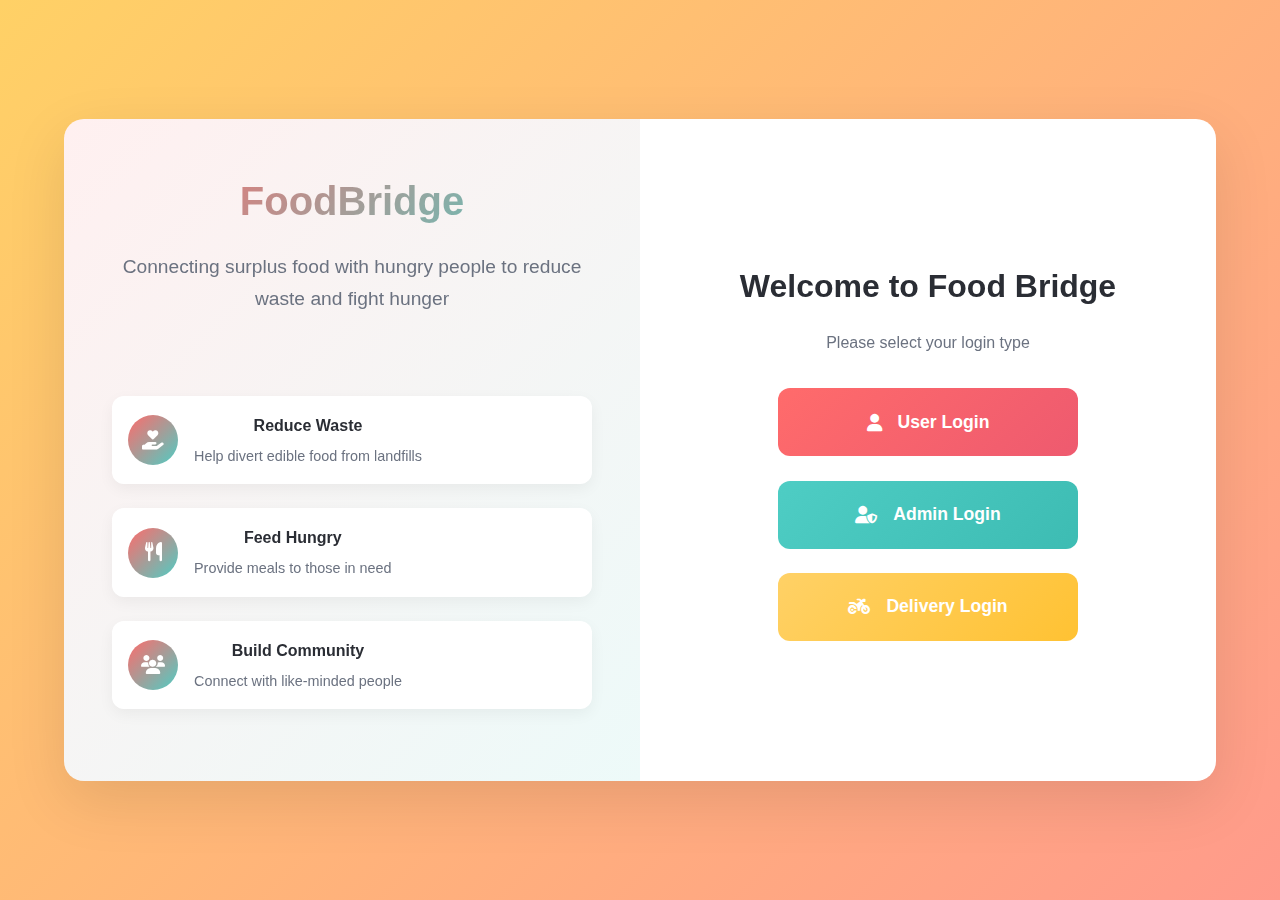
<file: index.html>
<!DOCTYPE html>
<html lang="en">
<head>
 

    <meta charset="UTF-8">
    <meta http-equiv="X-UA-Compatible" content="IE=edge">
    <meta name="viewport" content="width=device-width, initial-scale=1.0">
    <title>Welcome to Food Bridge</title>
    <link rel="stylesheet" href="home.css">
    <link rel="stylesheet" href="https://cdnjs.cloudflare.com/ajax/libs/font-awesome/6.4.0/css/all.min.css">
    <link rel="stylesheet" href="https://unpkg.com/aos@2.3.1/dist/aos.css">
    <style>
        body {
            background: linear-gradient(135deg, #FFD166 0%, #FF9A8B 100%);
            min-height: 100vh;
            display: flex;
            align-items: center;
            justify-content: center;
            font-family: 'Poppins', sans-serif;
        }
        
        .login-container {
            background: white;
            border-radius: 20px;
            box-shadow: 0 20px 60px rgba(0, 0, 0, 0.1);
            overflow: hidden;
            width: 90%;
            max-width: 1200px;
            display: flex;
            min-height: 600px;
        }
        
        .login-left {
            flex: 1;
            padding: 3rem;
            display: flex;
            flex-direction: column;
            justify-content: center;
            background: linear-gradient(135deg, rgba(255, 107, 107, 0.1), rgba(78, 205, 196, 0.1));
        }
        
        .login-right {
            flex: 1;
            padding: 3rem;
            display: flex;
            flex-direction: column;
            justify-content: center;
            align-items: center;
        }
        
        .login-logo {
            font-size: 2.5rem;
            font-weight: 800;
            margin-bottom: 1rem;
            background: linear-gradient(135deg, var(--primary), var(--secondary));
            -webkit-background-clip: text;
            -webkit-text-fill-color: transparent;
            background-clip: text;
            text-align: center;
        }
        
        .login-subtitle {
            font-size: 1.2rem;
            color: var(--gray);
            text-align: center;
            margin-bottom: 3rem;
        }
        
        .login-options {
            display: flex;
            flex-direction: column;
            gap: 1.5rem;
            width: 100%;
            max-width: 300px;
        }
        
        .login-btn {
            display: flex;
            align-items: center;
            justify-content: center;
            gap: 1rem;
            padding: 1.2rem 2rem;
            border: none;
            border-radius: 12px;
            font-size: 1.1rem;
            font-weight: 600;
            cursor: pointer;
            transition: var(--transition);
            text-decoration: none;
            color: white;
            position: relative;
            overflow: hidden;
        }
        
        .login-btn::before {
            content: '';
            position: absolute;
            top: 0;
            left: 0;
            width: 100%;
            height: 100%;
            background: rgba(255, 255, 255, 0.2);
            transform: translateX(-100%);
            transition: var(--transition);
        }
        
        .login-btn:hover::before {
            transform: translateX(0);
        }
        
        .login-btn:hover {
            transform: translateY(-5px);
            box-shadow: 0 10px 20px rgba(0, 0, 0, 0.1);
        }
        
        .user-btn {
            background: linear-gradient(135deg, var(--primary), var(--primary-dark));
        }
        
        .admin-btn {
            background: linear-gradient(135deg, var(--secondary), #3DBCB3);
        }
        
        .delivery-btn {
            background: linear-gradient(135deg, var(--accent), #FFC233);
        }
        
        .login-features {
            margin-top: 2rem;
            text-align: center;
        }
        
        .feature-item {
            display: flex;
            align-items: center;
            gap: 1rem;
            margin-bottom: 1.5rem;
            padding: 1rem;
            background: white;
            border-radius: 12px;
            box-shadow: 0 5px 15px rgba(0, 0, 0, 0.05);
        }
        
        .feature-icon {
            width: 50px;
            height: 50px;
            border-radius: 50%;
            background: linear-gradient(135deg, var(--primary), var(--secondary));
            display: flex;
            align-items: center;
            justify-content: center;
            color: white;
            font-size: 1.2rem;
            flex-shrink: 0;
        }
        
        .feature-text h4 {
            margin-bottom: 0.3rem;
            color: var(--dark);
        }
        
        .feature-text p {
            color: var(--gray);
            font-size: 0.9rem;
            margin: 0;
        }
        
        @media (max-width: 768px) {
            .login-container {
                flex-direction: column;
                max-width: 400px;
            }
            
            .login-left, .login-right {
                padding: 2rem;
            }
            
            .login-logo {
                font-size: 2rem;
            }
        }
    </style>
</head>
<body>
    <div class="login-container" data-aos="fade-up">
        <div class="login-left">
            <div class="login-logo">FoodBridge</div>
            <p class="login-subtitle">Connecting surplus food with hungry people to reduce waste and fight hunger</p>
            
            <div class="login-features">
                <div class="feature-item" data-aos="fade-right" data-aos-delay="100">
                    <div class="feature-icon"><i class="fas fa-hand-holding-heart"></i></div>
                    <div class="feature-text">
                        <h4>Reduce Waste</h4>
                        <p>Help divert edible food from landfills</p>
                    </div>
                </div>
                
                <div class="feature-item" data-aos="fade-right" data-aos-delay="200">
                    <div class="feature-icon"><i class="fas fa-utensils"></i></div>
                    <div class="feature-text">
                        <h4>Feed Hungry</h4>
                        <p>Provide meals to those in need</p>
                    </div>
                </div>
                
                <div class="feature-item" data-aos="fade-right" data-aos-delay="300">
                    <div class="feature-icon"><i class="fas fa-users"></i></div>
                    <div class="feature-text">
                        <h4>Build Community</h4>
                        <p>Connect with like-minded people</p>
                    </div>
                </div>
            </div>
        </div>
        
        <div class="login-right">
            <h2 style="font-size: 2rem; margin-bottom: 1rem; text-align: center;">Welcome to Food Bridge</h2>
            <p style="color: var(--gray); text-align: center; margin-bottom: 2rem;">Please select your login type</p>
            
            <div class="login-options">
                <a href="signup.php" class="login-btn user-btn" data-aos="zoom-in" data-aos-delay="100">
                    <i class="fas fa-user"></i>
                    <span>User Login</span>
                </a>
                
                <a href="admin/signup.php" class="login-btn admin-btn" data-aos="zoom-in" data-aos-delay="200">
                    <i class="fas fa-user-shield"></i>
                    <span>Admin Login</span>
                </a>
                
                <a href="delivery/deliverysignup.php" class="login-btn delivery-btn" data-aos="zoom-in" data-aos-delay="300">
                    <i class="fas fa-motorcycle"></i>
                    <span>Delivery Login</span>
                </a>
            </div>
            
            
        </div>
    </div>


    <script src="https://unpkg.com/aos@2.3.1/dist/aos.js"></script>
    <script>
        AOS.init({
            duration: 1000,
            once: true
        });
    </script>
</body>
</html>
</file>
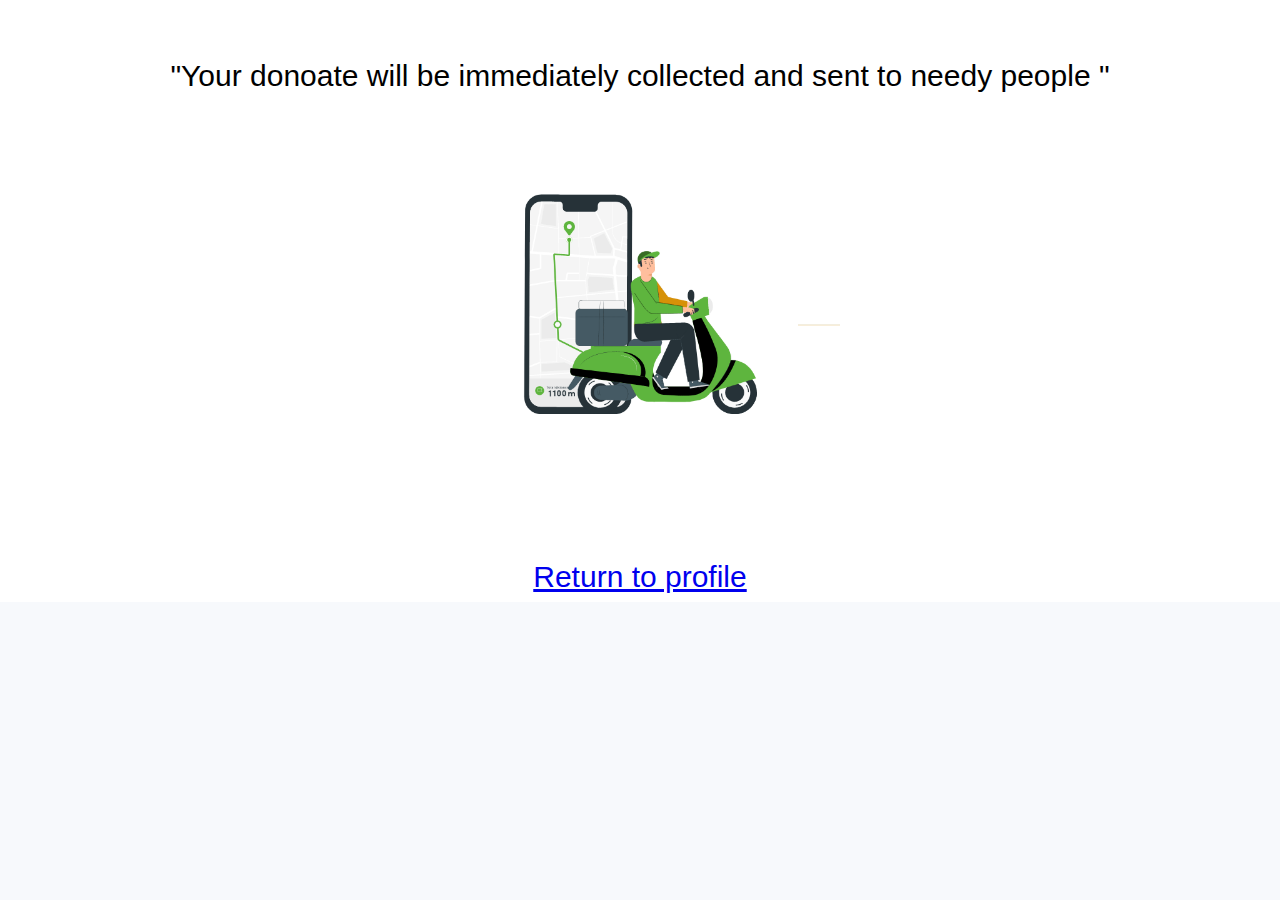
<file: delivery.html>
<!DOCTYPE html>
<html lang="en">
<head>
    <meta charset="UTF-8">
    <meta http-equiv="X-UA-Compatible" content="IE=edge">
    <meta name="viewport" content="width=device-width, initial-scale=1.0">
    <title>Document</title>
    <link rel="stylesheet" href="home.css">
</head>
<body>
    <style>
        .itm{
            background-color: white;
            display: grid;
        }
        .itm img{
            margin-left: auto;
            margin-right: auto;
        }
        p{
            text-align: center; font-size: 30PX;color: black; margin-top: 50px;
        }
        a{
            text-decoration: underline;
        }
        @media (max-width: 767px) {
            .itm{
                /* float: left; */
                
            }
        }
    </style>

        <div class="itm" >

            <!-- <p class="heading">We will reach soon</p> -->
            <p>"Your donoate will be immediately collected and sent to needy people "</p>
            <img src="img/delivery.gif" alt="" width="400" height="400"> 
          
            <!-- <p>Thanks for donating <a href="home.html"></a></p> -->
          <p style="text-align: center;"><a href="profile.php">Return to profile </a></p>
           
        </div>
        <br>
     
        

   
</body>
</html>
</file>
<file: home.css>
/* Modern Design System with New Color Palette */
:root {
  --primary: #FF6B6B;
  --primary-dark: #EE5A6F;
  --secondary: #4ECDC4;
  --accent: #FFD166;
  --dark: #2A2D34;
  --light: #F7F9FC;
  --gray: #6B7280;
  --light-gray: #E5E7EB;
  --shadow: 0 10px 25px rgba(0, 0, 0, 0.08);
  --radius: 16px;
  --transition: all 0s cubic-bezier(0.175, 0.885, 0.32, 1.275);
}

* {
  margin: 0;
  padding: 0;
  box-sizing: border-box;
}

body {
  font-family: 'Poppins', sans-serif;
  background-color: var(--light);
  color: var(--dark);
  line-height: 1.7;
  overflow-x: hidden;
}

/* Header Styles with Glassmorphism Effect */
header {
  background: rgba(255, 255, 255, 0.85);
  backdrop-filter: blur(10px);
  -webkit-backdrop-filter: blur(10px);
  box-shadow: 0 8px 32px rgba(31, 38, 135, 0.15);
  border-bottom: 1px solid rgba(255, 255, 255, 0.18);
  position: sticky;
  top: 0;
  z-index: 1000;
  padding: 1.2rem 5%;
  display: flex;
  justify-content: space-between;
  align-items: center;
  transition: var(--transition);
}

header.scrolled {
  padding: 0.8rem 5%;
  background: rgba(255, 255, 255, 0.95);
}

.logo {
  font-size: 2rem;
  font-weight: 800;
  background: linear-gradient(135deg, var(--primary), var(--secondary));
  -webkit-background-clip: text;
  -webkit-text-fill-color: transparent;
  background-clip: text;
  display: flex;
  align-items: center;
  gap: 0.8rem;
}

.logo-icon {
  width: 45px;
  height: 45px;
  background: linear-gradient(135deg, var(--primary), var(--secondary));
  border-radius: 12px;
  display: flex;
  align-items: center;
  justify-content: center;
  color: white;
  font-size: 1.5rem;
}

.nav-bar ul {
  display: flex;
  list-style: none;
  gap: 2.5rem;
}

.nav-bar ul li a {
  text-decoration: none;
  color: var(--dark);
  font-weight: 600;
  font-size: 1rem;
  transition: var(--transition);
  position: relative;
  padding: 0.5rem 0;
}

.nav-bar ul li a::after {
  content: '';
  position: absolute;
  bottom: 0;
  left: 0;
  width: 0;
  height: 3px;
  background: linear-gradient(90deg, var(--primary), var(--secondary));
  border-radius: 3px;
  transition: var(--transition);
}

.nav-bar ul li a:hover {
  color: var(--primary);
}

.nav-bar ul li a:hover::after,
.nav-bar ul li a.active::after {
  width: 100%;
}

.nav-bar ul li a.active {
  color: var(--primary);
  font-weight: 700;
}

.hamburger {
  display: none;
  flex-direction: column;
  cursor: pointer;
  gap: 5px;
}

.line {
  width: 28px;
  height: 3px;
  background: var(--dark);
  transition: var(--transition);
  border-radius: 3px;
}

.hamburger.active .line:nth-child(1) {
  transform: rotate(45deg) translate(6px, 6px);
  background: var(--primary);
}

.hamburger.active .line:nth-child(2) {
  opacity: 0;
}

.hamburger.active .line:nth-child(3) {
  transform: rotate(-45deg) translate(7px, -7px);
  background: var(--primary);
}

/* Button Styles with Gradient Effects */
.btn {
  display: inline-block;
  background: linear-gradient(135deg, var(--primary), var(--primary-dark));
  color: white;
  padding: 14px 32px;
  border-radius: 50px;
  text-decoration: none;
  font-weight: 700;
  transition: var(--transition);
  border: none;
  cursor: pointer;
  font-size: 1rem;
  text-align: center;
  position: relative;
  overflow: hidden;
  z-index: 1;
  box-shadow: 0 8px 20px rgba(255, 107, 107, 0.3);
}

.btn::before {
  content: '';
  position: absolute;
  top: 0;
  left: 0;
  width: 100%;
  height: 100%;
  background: linear-gradient(135deg, var(--primary-dark), var(--primary));
  z-index: -1;
  transition: var(--transition);
  transform: translateY(100%);
}

.btn:hover::before {
  transform: translateY(0);
}

.btn:hover {
  transform: translateY(-5px);
  box-shadow: 0 15px 30px rgba(255, 107, 107, 0.4);
}

.btn-outline {
  background: transparent;
  border: 2px solid var(--primary);
  color: var(--primary);
  box-shadow: none;
}

.btn-outline::before {
  background: var(--primary);
}

.btn-outline:hover {
  color: white;
  box-shadow: 0 15px 30px rgba(255, 107, 107, 0.4);
}

.btn-lg {
  padding: 18px 40px;
  font-size: 1.1rem;
}

/* Section Styles with Gradient Backgrounds */
.section {
  padding: 6rem 5%;
  position: relative;
}

.section-title {
  font-size: 2.8rem;
  font-weight: 800;
  margin-bottom: 1.2rem;
  text-align: center;
  background: linear-gradient(135deg, var(--dark), var(--primary));
  -webkit-background-clip: text;
  -webkit-text-fill-color: transparent;
  background-clip: text;
  position: relative;
  display: inline-block;
}

.section-title::after {
  content: '';
  position: absolute;
  bottom: -12px;
  left: 50%;
  transform: translateX(-50%);
  width: 100px;
  height: 5px;
  background: linear-gradient(90deg, var(--primary), var(--secondary));
  border-radius: 3px;
}

.section-subtitle {
  font-size: 1.3rem;
  color: var(--gray);
  text-align: center;
  max-width: 700px;
  margin: 2rem auto 4rem;
  line-height: 1.8;
}

/* Card Styles with Enhanced Effects */
.card {
  background: white;
  border-radius: var(--radius);
  box-shadow: var(--shadow);
  overflow: hidden;
  transition: var(--transition);
  height: 100%;
  display: flex;
  flex-direction: column;
  border: 1px solid rgba(255, 255, 255, 0.2);
}

.card:hover {
  transform: translateY(-12px);
  box-shadow: 0 20px 40px rgba(0, 0, 0, 0.12);
}

.card-img-container {
  overflow: hidden;
  height: 240px;
}

.card-img {
  width: 100%;
  height: 100%;
  object-fit: cover;
  transition: var(--transition);
}

.card:hover .card-img {
  transform: scale(1.1);
}

.card-body {
  padding: 2.2rem;
  flex: 1;
  display: flex;
  flex-direction: column;
}

.card-title {
  font-size: 1.5rem;
  font-weight: 700;
  margin-bottom: 1rem;
  color: var(--dark);
}

.card-text {
  color: var(--gray);
  margin-bottom: 1.8rem;
  flex: 1;
  line-height: 1.7;
}

.card-link {
  color: var(--primary);
  font-weight: 700;
  text-decoration: none;
  display: inline-flex;
  align-items: center;
  gap: 0.5rem;
  transition: var(--transition);
}

.card-link:hover {
  gap: 1rem;
}

/* Icon Box Styles with Gradient Icons */
.icon-box {
  text-align: center;
  padding: 2.5rem;
  transition: var(--transition);
  border-radius: var(--radius);
  background: white;
  box-shadow: var(--shadow);
  height: 100%;
}

.icon-box:hover {
  transform: translateY(-10px);
  box-shadow: 0 20px 40px rgba(0, 0, 0, 0.12);
}

.icon-box-icon {
  width: 90px;
  height: 90px;
  background: linear-gradient(135deg, var(--primary), var(--secondary));
  border-radius: 50%;
  display: flex;
  align-items: center;
  justify-content: center;
  margin: 0 auto 2rem;
  font-size: 2.2rem;
  color: white;
  transition: var(--transition);
  box-shadow: 0 10px 25px rgba(255, 107, 107, 0.3);
}

.icon-box:hover .icon-box-icon {
  transform: scale(1.1) rotate(5deg);
  box-shadow: 0 15px 35px rgba(255, 107, 107, 0.4);
}

.icon-box h3 {
  font-size: 1.4rem;
  margin-bottom: 1rem;
  color: var(--dark);
  font-weight: 700;
}

.icon-box p {
  color: var(--gray);
  max-width: 300px;
  margin: 0 auto;
  line-height: 1.7;
}

/* Banner Styles with Animated Background */
/* Banner Styles - Extra Compact Version */
.banner {
  background: linear-gradient(rgba(6, 193, 103, 0.9), rgba(6, 193, 103, 0.9)), url('img/food-banner.jpg');
  background-size: cover;
  background-position: center;
  height: 45vh; /* Further reduced from 60vh to 45vh */
  display: flex;
  align-items: center;
  justify-content: center;
  text-align: center;
  color: white;
  position: relative;
  overflow: hidden;
}

.banner-content {
  position: relative;
  z-index: 1;
  max-width: 700px; /* Reduced from 800px to 700px */
  padding: 0 1rem;
}

.banner h1 {
  font-size: 2.2rem; /* Further reduced from 2.8rem to 2.2rem */
  font-weight: 800;
  margin-bottom: 0.6rem; /* Further reduced from 1rem to 0.6rem */
  line-height: 1.1;
  text-shadow: 0 2px 10px rgba(0, 0, 0, 0.2);
}

.banner p {
  font-size: 1rem; /* Further reduced from 1.2rem to 1rem */
  margin-bottom: 1.2rem; /* Further reduced from 1.8rem to 1.2rem */
  opacity: 0.9;
}

.banner-stats {
  display: flex;
  justify-content: center;
  gap: 1.5rem; /* Further reduced from 2rem to 1.5rem */
  margin-top: 1rem; /* Further reduced from 1.5rem to 1rem */
}

.stat-item {
  text-align: center;
}

.stat-number {
  font-size: 1.6rem; /* Further reduced from 2rem to 1.6rem */
  font-weight: 700;
}

.stat-label {
  font-size: 0.8rem; /* Further reduced from 0.9rem to 0.8rem */
  opacity: 0.9;
}

/* Mobile adjustments for extra compact banner */
@media (max-width: 768px) {
  .banner {
    height: 40vh; /* Further reduced from 50vh to 40vh */
  }
  
  .banner h1 {
    font-size: 1.8rem; /* Further reduced from 2.2rem to 1.8rem */
  }
  
  .banner p {
    font-size: 0.95rem; /* Further reduced from 1.1rem to 0.95rem */
  }
  
  .banner-stats {
    flex-direction: column;
    gap: 0.8rem; /* Further reduced gap on mobile */
  }
  
  .stat-number {
    font-size: 1.4rem; /* Further reduced from 1.8rem to 1.4rem */
  }
  
  .stat-label {
    font-size: 0.75rem; /* Further reduced from 0.85rem to 0.75rem */
  }
}
/* Content Section with Decorative Elements */
.content {
  text-align: center;
  max-width: 900px;
  margin: 0 auto 6rem;
  padding: 0 1rem;
  position: relative;
}

.content::before,
.content::after {
  content: '';
  position: absolute;
  width: 150px;
  height: 150px;
  border-radius: 50%;
  background: linear-gradient(135deg, var(--primary), var(--secondary));
  opacity: 0.05;
  z-index: -1;
}

.content::before {
  top: -50px;
  left: -50px;
}

.content::after {
  bottom: -50px;
  right: -50px;
}

.content p {
  font-size: 1.5rem;
  color: var(--dark);
  font-weight: 600;
  line-height: 1.8;
  position: relative;
  padding: 0 2.5rem;
}

.content p::before,
.content p::after {
  content: '"';
  position: absolute;
  font-size: 5rem;
  color: var(--primary);
  opacity: 0.2;
  font-family: Georgia, serif;
  line-height: 0;
}

.content p::before {
  top: 20px;
  left: -10px;
}

.content p::after {
  bottom: -10px;
  right: -10px;
}

/* Photo Section with Enhanced Grid */
.photo {
  padding: 0 5% 6rem;
  position: relative;
}

.photo::before {
  content: '';
  position: absolute;
  top: 0;
  left: 0;
  width: 100%;
  height: 100%;
  background: radial-gradient(circle at 10% 20%, rgba(255, 209, 102, 0.05) 0%, transparent 50%),
              radial-gradient(circle at 90% 80%, rgba(78, 205, 196, 0.05) 0%, transparent 50%);
  z-index: -1;
}

.photo .heading {
  font-size: 2.8rem;
  font-weight: 800;
  text-align: center;
  margin-bottom: 1.2rem;
  background: linear-gradient(135deg, var(--dark), var(--primary));
  -webkit-background-clip: text;
  -webkit-text-fill-color: transparent;
  background-clip: text;
}

.photo > p {
  font-size: 1.6rem;
  text-align: center;
  color: var(--gray);
  max-width: 800px;
  margin: 0 auto 4rem;
  line-height: 1.7;
}

.wrapper {
  display: grid;
  grid-template-columns: repeat(auto-fit, minmax(350px, 1fr));
  gap: 2.5rem;
  margin-top: 3rem;
}

.box {
  border-radius: var(--radius);
  overflow: hidden;
  box-shadow: var(--shadow);
  transition: var(--transition);
  position: relative;
  height: 320px;
}

.box:hover {
  transform: translateY(-15px);
  box-shadow: 0 25px 50px rgba(0, 0, 0, 0.15);
}

.box img {
  width: 100%;
  height: 100%;
  object-fit: cover;
  transition: var(--transition);
}

.box:hover img {
  transform: scale(1.1);
}

.box::after {
  content: '';
  position: absolute;
  top: 0;
  left: 0;
  width: 100%;
  height: 100%;
  background: linear-gradient(to top, rgba(0,0,0,0.8) 0%, rgba(0,0,0,0) 60%);
  opacity: 0;
  transition: var(--transition);
}

.box:hover::after {
  opacity: 1;
}

/* Delivery Section with Gradient Background */
.deli {
  background: linear-gradient(135deg, #FFD166 0%, #FF9A8B 100%);
  padding: 6rem 5%;
  text-align: center;
  border-radius: 30px;
  margin: 0 5% 6rem;
  box-shadow: 0 20px 40px rgba(0, 0, 0, 0.1);
  position: relative;
  overflow: hidden;
}

.deli::before {
  content: '';
  position: absolute;
  top: -50%;
  left: -50%;
  width: 200%;
  height: 200%;
  background: radial-gradient(circle, rgba(255,255,255,0.2) 0%, transparent 70%);
  animation: pulse 4s ease-in-out infinite;
}

@keyframes pulse {
  0%, 100% { transform: scale(1); opacity: 0.5; }
  50% { transform: scale(1.1); opacity: 0.3; }
}

.deli .heading {
  font-size: 2.8rem;
  font-weight: 800;
  margin-bottom: 1.2rem;
  color: white;
  text-shadow: 0 2px 10px rgba(0, 0, 0, 0.1);
  position: relative;
  z-index: 1;
}

.deli .para {
  font-size: 1.5rem;
  color: rgba(255, 255, 255, 0.9);
  max-width: 800px;
  margin: 0 auto 3rem;
  line-height: 1.7;
  position: relative;
  z-index: 1;
}

.deli img {
  max-width: 500px;
  width: 100%;
  height: auto;
  border-radius: var(--radius);
  box-shadow: 0 25px 50px rgba(0, 0, 0, 0.15);
  margin: 2rem auto;
  position: relative;
  z-index: 1;
}

/* Footer Styles with Modern Design */
.footer {
  background: linear-gradient(135deg, var(--dark) 0%, #1a1d23 100%);
  color: white;
  padding: 5rem 5% 2rem;
  position: relative;
  overflow: hidden;
}

.footer::before {
  content: '';
  position: absolute;
  top: 0;
  left: 0;
  width: 100%;
  height: 5px;
  background: linear-gradient(90deg, var(--primary), var(--secondary), var(--accent));
}

.footer-content {
  display: grid;
  grid-template-columns: repeat(auto-fit, minmax(280px, 1fr));
  gap: 3rem;
  margin-bottom: 4rem;
  position: relative;
  z-index: 1;
}

.footer-section h3 {
  font-size: 1.6rem;
  margin-bottom: 2rem;
  position: relative;
  padding-bottom: 1rem;
  color: white;
  font-weight: 700;
}

.footer-section h3::after {
  content: '';
  position: absolute;
  bottom: 0;
  left: 0;
  width: 60px;
  height: 3px;
  background: linear-gradient(90deg, var(--primary), var(--secondary));
  border-radius: 2px;
}

.footer-section p {
  color: #ddd;
  margin-bottom: 1.8rem;
  line-height: 1.8;
  font-size: 1.05rem;
}

.footer-links {
  list-style: none;
}

.footer-links li {
  margin-bottom: 1.2rem;
}

.footer-links a {
  color: #ddd;
  text-decoration: none;
  transition: var(--transition);
  display: inline-flex;
  align-items: center;
  gap: 0.8rem;
  font-size: 1.05rem;
}

.footer-links a:hover {
  color: var(--primary);
  padding-left: 8px;
}

.footer-links i {
  font-size: 1rem;
  width: 24px;
  color: var(--primary);
}

.social-icons {
  display: flex;
  gap: 1.2rem;
  margin-top: 2rem;
}

.social-icons a {
  display: inline-flex;
  align-items: center;
  justify-content: center;
  width: 50px;
  height: 50px;
  background: rgba(255, 255, 255, 0.1);
  border-radius: 50%;
  color: white;
  transition: var(--transition);
  font-size: 1.3rem;
  backdrop-filter: blur(10px);
}

.social-icons a:hover {
  background: var(--primary);
  transform: translateY(-8px) rotate(5deg);
  box-shadow: 0 10px 20px rgba(255, 107, 107, 0.3);
}

.footer-bottom {
  text-align: center;
  padding-top: 2.5rem;
  border-top: 1px solid rgba(255, 255, 255, 0.1);
  color: #aaa;
  font-size: 1rem;
  position: relative;
  z-index: 1;
}

.footer-bottom i {
  color: var(--secondary);
}

/* Animations */
@keyframes fadeInUp {
  from {
    opacity: 0;
    transform: translateY(40px);
  }
  to {
    opacity: 1;
    transform: translateY(0);
  }
}

/* Responsive Design */
@media (max-width: 992px) {
  .section {
    padding: 5rem 5%;
  }
  
  .banner h1 {
    font-size: 3.2rem;
  }
  
  .banner p {
    font-size: 1.4rem;
  }
  
  .section-title {
    font-size: 2.4rem;
  }
  
  .photo .heading {
    font-size: 2.4rem;
  }
  
  .deli .heading {
    font-size: 2.4rem;
  }
}

@media (max-width: 768px) {
  header {
    padding: 1rem 3%;
  }
  
  .hamburger {
    display: flex;
  }
  
  .nav-bar {
    position: absolute;
    top: 100%;
    left: 0;
    width: 100%;
    background: rgba(255, 255, 255, 0.95);
    backdrop-filter: blur(10px);
    box-shadow: 0 10px 30px rgba(0, 0, 0, 0.1);
    max-height: 0;
    overflow: hidden;
    transition: max-height 0s ease;
  }
  
  .nav-bar.active {
    max-height: 500px;
  }
  
  .nav-bar ul {
    flex-direction: column;
    padding: 1.5rem 0;
  }
  
  .nav-bar ul li {
    margin: 0.8rem 0;
    text-align: center;
  }
  
  .section {
    padding: 4rem 3%;
  }
  
  .section-title {
    font-size: 2.2rem;
  }
  
  .banner {
    height: 75vh;
  }
  
  .banner h1 {
    font-size: 2.8rem;
  }
  
  .banner p {
    font-size: 1.3rem;
  }
  
  .content p {
    font-size: 1.3rem;
    padding: 0 1rem;
  }
  
  .content p::before,
  .content p::after {
    font-size: 4rem;
  }
  
  .deli {
    margin: 0 3% 4rem;
    padding: 4rem 3%;
  }
  
  .deli .heading {
    font-size: 2.2rem;
  }
  
  .deli .para {
    font-size: 1.3rem;
  }
  
  .wrapper {
    grid-template-columns: 1fr;
    gap: 2rem;
  }
}

@media (max-width: 576px) {
  .section-title {
    font-size: 2rem;
  }
  
  .section-subtitle {
    font-size: 1.2rem;
  }
  
  .banner h1 {
    font-size: 2.4rem;
  }
  
  .banner p {
    font-size: 1.2rem;
  }
  
  .btn {
    padding: 12px 24px;
    font-size: 0.95rem;
  }
  
  .btn-lg {
    padding: 16px 32px;
    font-size: 1rem;
  }
  
  .footer-content {
    grid-template-columns: 1fr;
    gap: 2.5rem;
  }
  
  .photo .heading {
    font-size: 2rem;
  }
  
  .deli .heading {
    font-size: 2rem;
  }
}

.signup-container {
            min-height: 100vh;
            display: flex;
            align-items: center;
            justify-content: center;
            background: linear-gradient(135deg, #f5f7fa 0%, #c3cfe2 100%);
            padding: 2rem;
        }
        
        .signup-form {
            background: white;
            border-radius: 20px;
            box-shadow: 0 15px 35px rgba(0, 0, 0, 0.1);
            overflow: hidden;
            width: 100%;
            max-width: 450px;
        }
        
        .form-header {
            background: linear-gradient(135deg, var(--primary), var(--secondary));
            color: white;
            padding: 2.5rem 2rem;
            text-align: center;
        }
        
        .form-header h1 {
            font-size: 2.2rem;
            margin-bottom: 0.5rem;
        }
        
        .form-header p {
            opacity: 0.9;
        }
        
        .form-body {
            padding: 2.5rem 2rem;
        }
        
        .form-group {
            margin-bottom: 1.8rem;
        }
        
        .form-label {
            display: block;
            margin-bottom: 0.8rem;
            font-weight: 600;
            color: var(--dark);
        }
        
        .form-control {
            width: 100%;
            padding: 14px 18px;
            border: 2px solid #e0e0e0;
            border-radius: 12px;
            font-size: 1rem;
            transition: var(--transition);
        }
        
        .form-control:focus {
            border-color: var(--primary);
            outline: none;
            box-shadow: 0 0 0 3px rgba(255, 107, 107, 0.2);
        }
        
        .password-container {
            position: relative;
        }
        
        .password-toggle {
            position: absolute;
            top: 50%;
            right: 18px;
            transform: translateY(-50%);
            background: none;
            border: none;
            color: var(--gray);
            cursor: pointer;
            font-size: 1.1rem;
        }
        
        .password-strength {
            margin-top: 0.5rem;
            height: 5px;
            background: #e0e0e0;
            border-radius: 3px;
            overflow: hidden;
        }
        
        .password-strength-meter {
            height: 100%;
            width: 0;
            transition: width 0.3s ease;
            border-radius: 3px;
        }
        
        .strength-weak {
            width: 33%;
            background: #ff4757;
        }
        
        .strength-medium {
            width: 66%;
            background: #ffa502;
        }
        
        .strength-strong {
            width: 100%;
            background: #2ed573;
        }
        
        .password-strength-text {
            margin-top: 0.3rem;
            font-size: 0.85rem;
            color: var(--gray);
        }
        
        .radio-group {
            display: flex;
            gap: 2rem;
            margin-top: 0.5rem;
        }
        
        .radio-option {
            display: flex;
            align-items: center;
        }
        
        .radio-option input {
            margin-right: 0.8rem;
            transform: scale(1.2);
        }
        
        .radio-option label {
            font-weight: 500;
        }
        
        .terms-group {
            display: flex;
            align-items: flex-start;
            gap: 0.8rem;
            margin-bottom: 2rem;
        }
        
        .terms-group input {
            margin-top: 0.2rem;
        }
        
        .terms-group label {
            font-size: 0.9rem;
            color: var(--gray);
            line-height: 1.5;
        }
        
        .terms-group a {
            color: var(--primary);
            text-decoration: none;
        }
        
        .terms-group a:hover {
            text-decoration: underline;
        }
        
        .btn-submit {
            width: 100%;
            padding: 16px;
            background: linear-gradient(135deg, var(--primary), var(--primary-dark));
            color: white;
            border: none;
            border-radius: 12px;
            font-size: 1.1rem;
            font-weight: 600;
            cursor: pointer;
            transition: var(--transition);
        }
        
        .btn-submit:hover {
            transform: translateY(-3px);
            box-shadow: 0 10px 20px rgba(255, 107, 107, 0.3);
        }
        
        .form-footer {
            text-align: center;
            margin-top: 2rem;
            color: var(--gray);
        }
        
        .form-footer a {
            color: var(--primary);
            font-weight: 600;
            text-decoration: none;
        }
        
        .form-footer a:hover {
            text-decoration: underline;
        }
        
        .social-signup {
            margin-top: 2.5rem;
            text-align: center;
        }
        
        .social-signup p {
            color: var(--gray);
            margin-bottom: 1.2rem;
            position: relative;
        }
        
        .social-signup p::before,
        .social-signup p::after {
            content: '';
            position: absolute;
            top: 50%;
            width: 40%;
            height: 1px;
            background: #e0e0e0;
        }
        
        .social-signup p::before {
            left: 0;
        }
        
        .social-signup p::after {
            right: 0;
        }
        
        .social-buttons {
            display: flex;
            gap: 1rem;
        }
        
        .social-btn {
            flex: 1;
            padding: 12px;
            border: 2px solid #e0e0e0;
            border-radius: 12px;
            background: white;
            display: flex;
            align-items: center;
            justify-content: center;
            gap: 0.5rem;
            cursor: pointer;
            transition: var(--transition);
            font-weight: 500;
        }
        
        .social-btn:hover {
            border-color: var(--primary);
            transform: translateY(-3px);
        }
        
        .alert {
            padding: 1rem 1.5rem;
            border-radius: 12px;
            margin-bottom: 1.5rem;
            display: flex;
            align-items: center;
            gap: 0.8rem;
        }
        
        .alert-danger {
            background: #fff5f5;
            color: #e53e3e;
            border: 1px solid #fed7d7;
        }
        
        .alert i {
            font-size: 1.2rem;
        }
</file>
